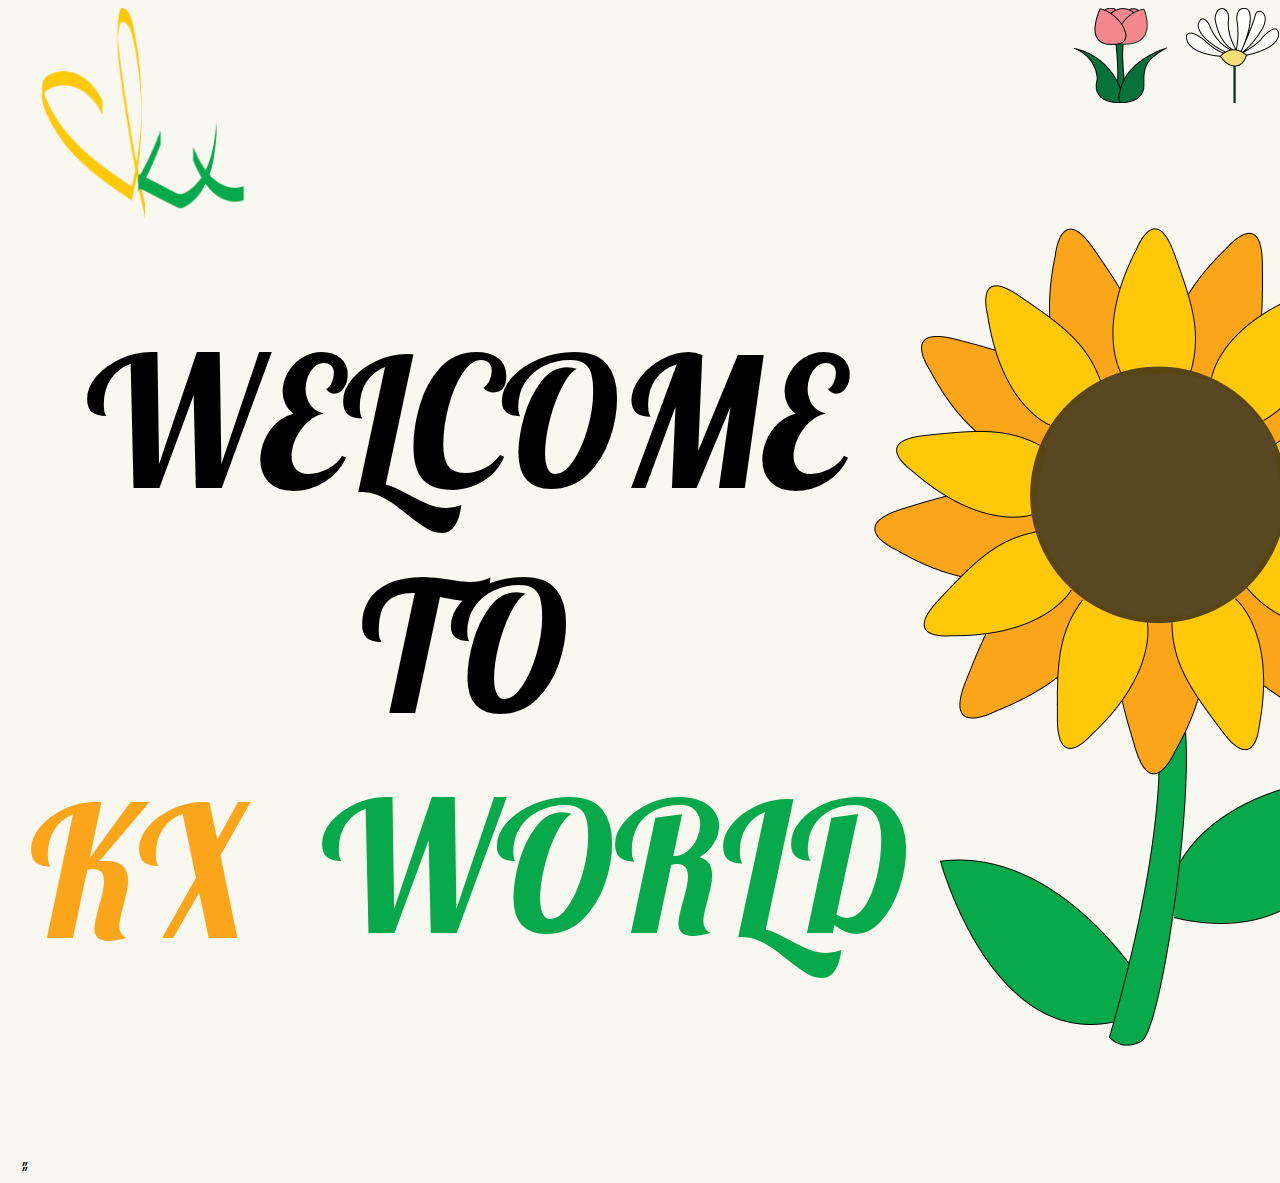
<file: Index.html>
<!DOCTYPE html>
<html>

<head>
    <title>Kx World</title>
    <link rel="stylesheet" href="styles.css">
    <link rel="preconnect" href="https://fonts.googleapis.com">
    <link rel="preconnect" href="https://fonts.gstatic.com" crossorigin>
    <link href="https://fonts.googleapis.com/css2?family=Lobster&display=swap" rel="stylesheet">
</head>

<body>

    <!-- CONTENT 1 START -->
    <div class="box01" id="">
        <img src="Assets/Logo.png" alt=home style="margin-left: 20px;" class="i1">
        <!-- CONTENT 1.1 START -->
        <div class="box02" id="">
            <a href="About.html"><img src="Assets/about button.png" alt="about" class="i2"></a>
        </div>
        <!-- CONTENT 1.1 END -->
        <!-- CONTENT 1.2 START -->
        <div class="box03" id="">
            <a href="Artwork.html"><img src="Assets/artwork button.png" alt="artwork" class="i2"></a>
        </div>
        <!-- CONTENT 1.2 END -->
        <!-- CONTENT 1.3 START -->
        <div class="box03" id="">
            <a href="Contact.html"><img src="Assets/contact button.png" alt="contact" class="i2"></a>
        </div>
        <!-- CONTENT 1.3 END -->

    </div>
    <!-- CONTENT 1 END -->

    <!-- CONTENT 2 START -->
    <div class="box04" id="">
        <!-- CONTENT 2.1 LEFT START -->
        <div class="box05" id="">
            <p class="f1"> WELCOME<br>TO<br></p>
            <p class="f2">KX</p>"
            <p class="f3">WORLD</p>"
        </div>
        <!-- CONTENT 2.1 LEFT END -->

        <!-- CONTENT 2.2 LEFT START -->
        <div class="box06" id="">
            <img src="Assets/sunflower.png" alt="sunflower" class="i7">
        </div>
        <!-- CONTENT 2.2 LEFT END -->
        <!-- CONTENT 2 END -->




</body>

</html>
</file>
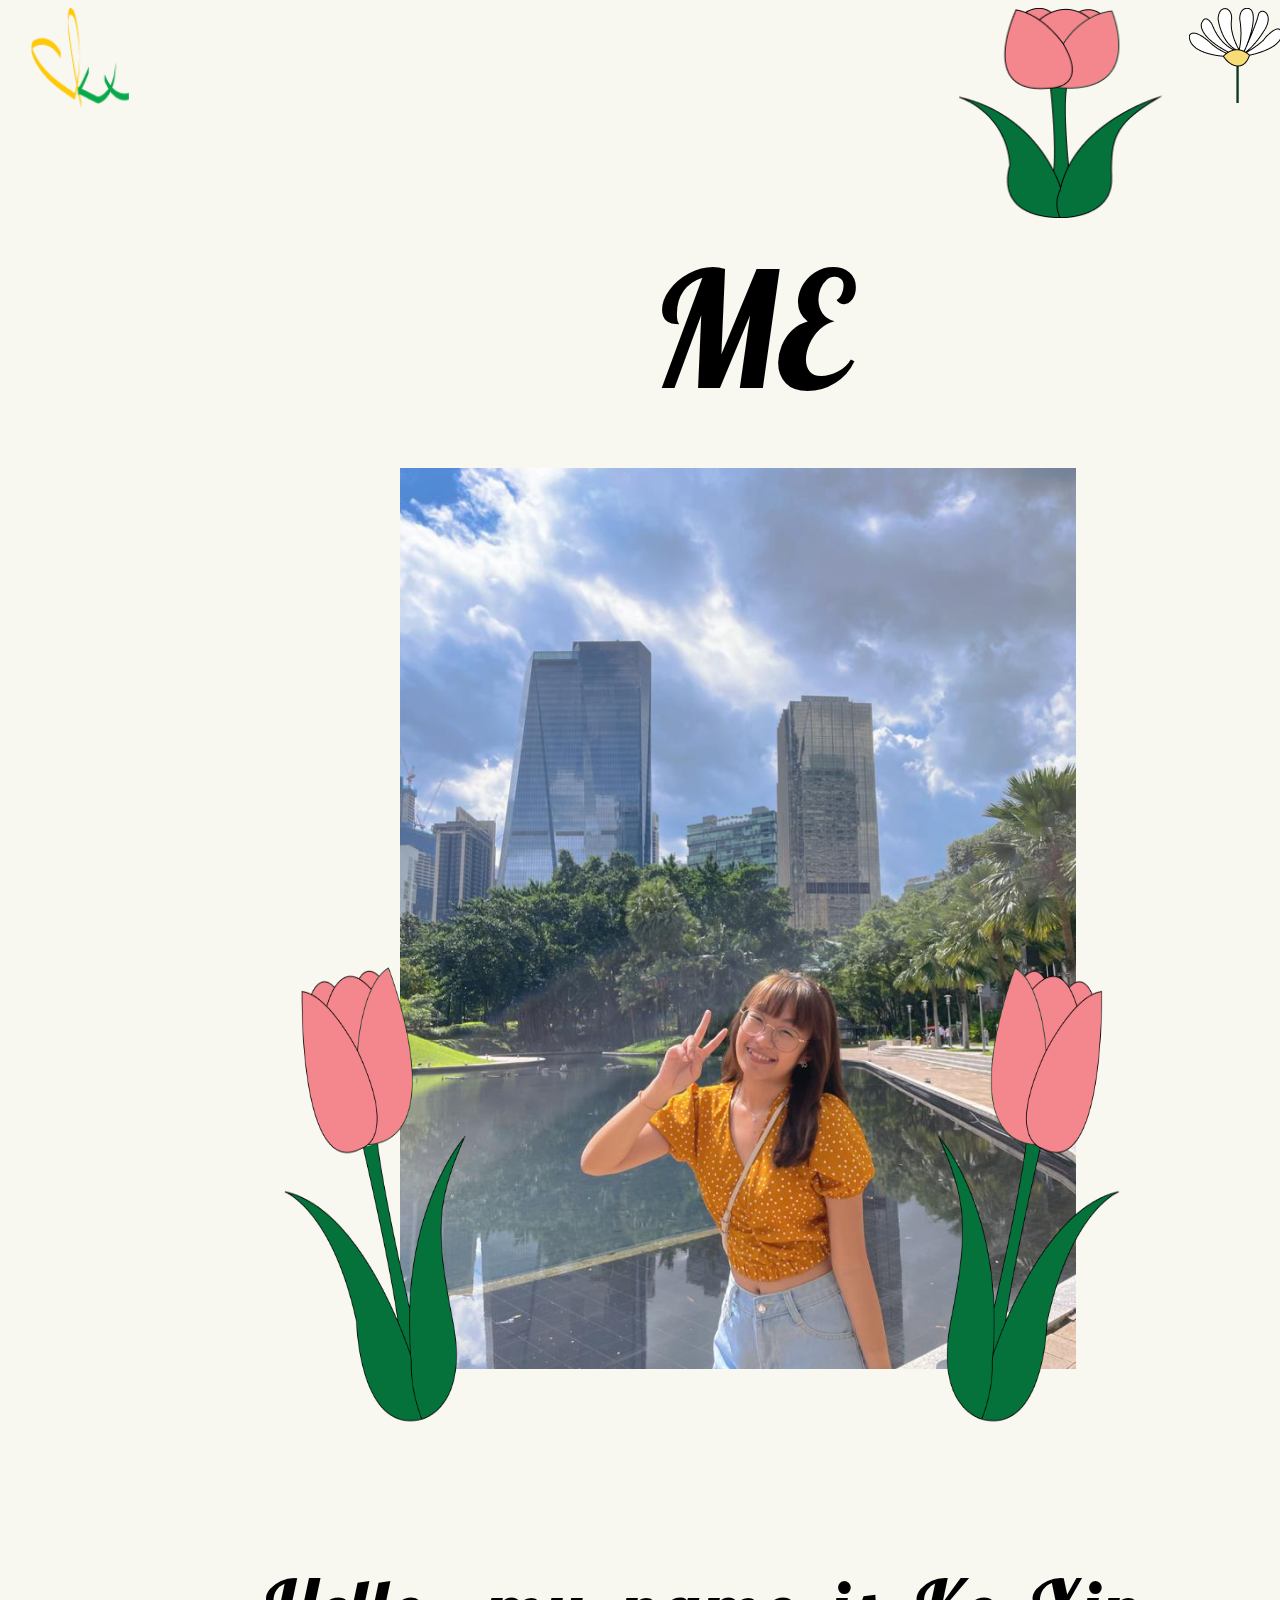
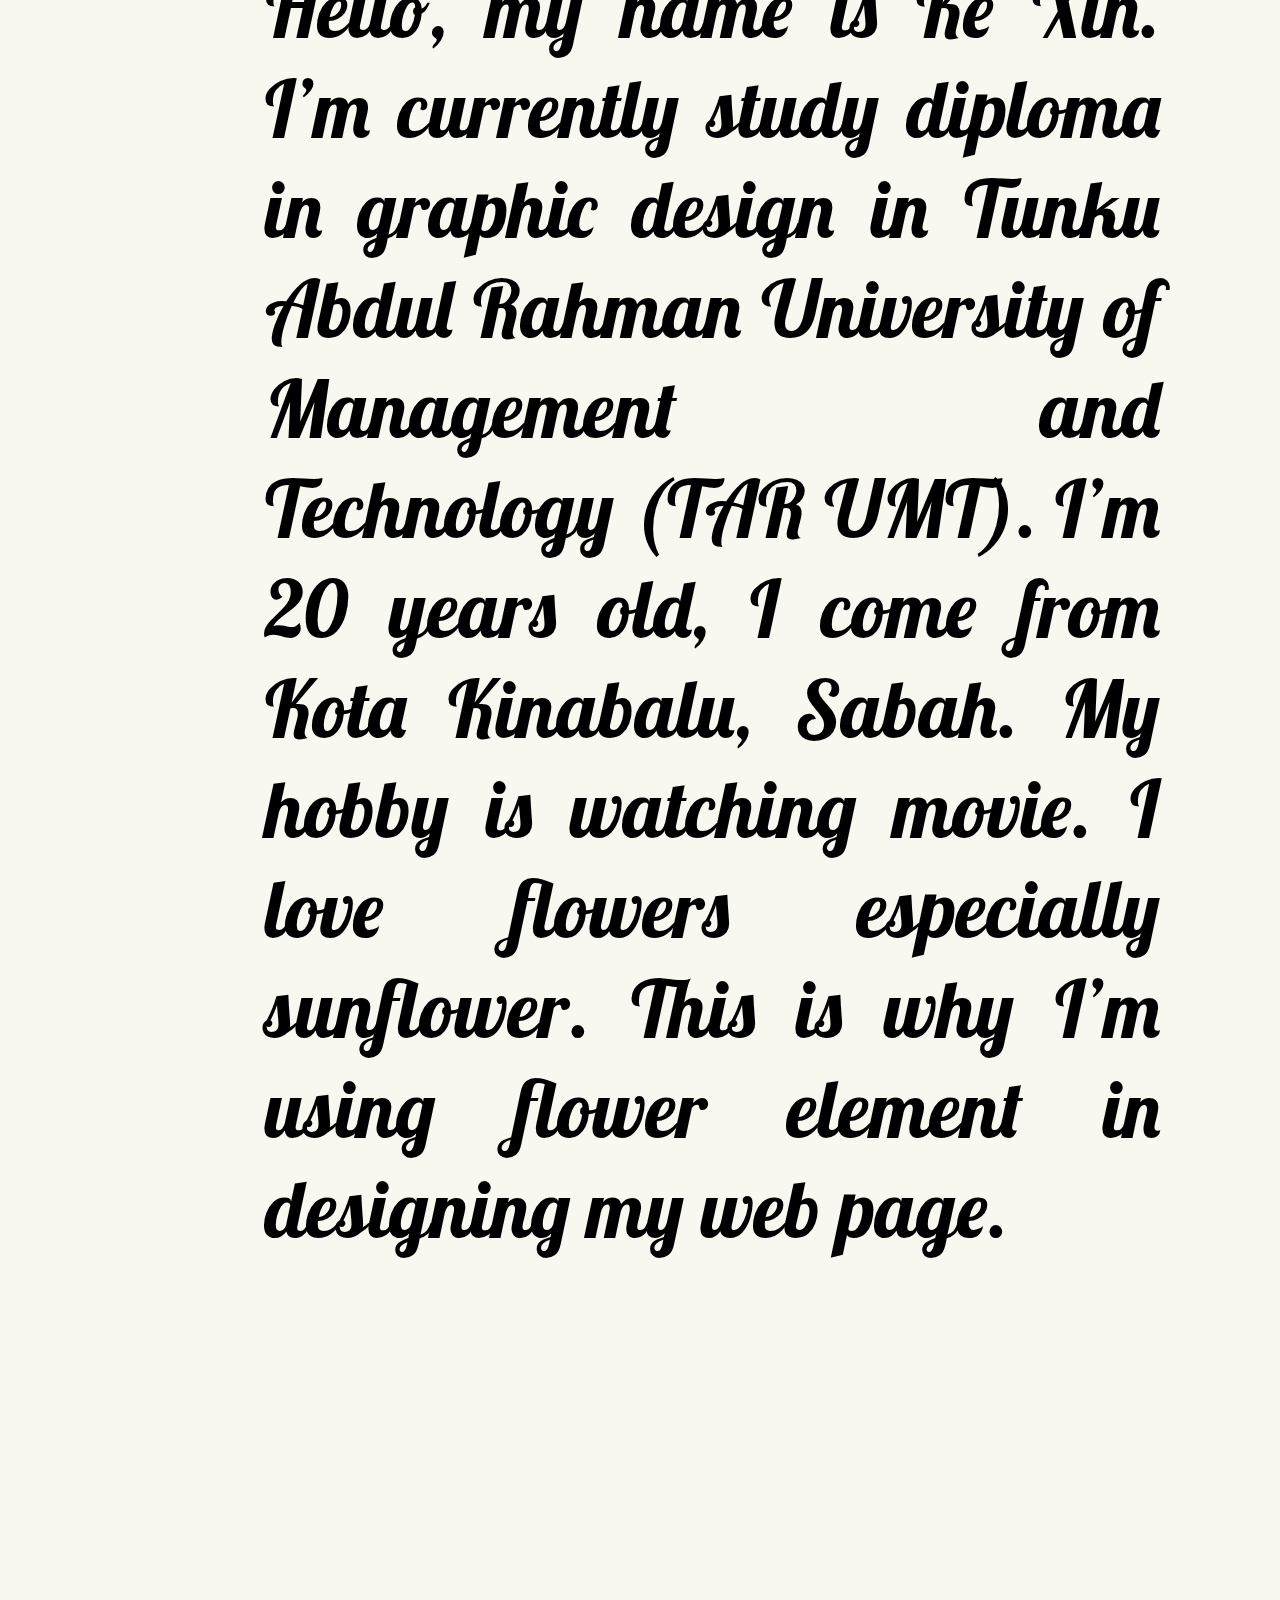
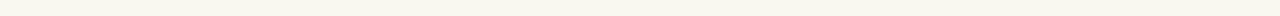
<file: About.html>
<!DOCTYPE html>
<html>

<head>
    <title>About me</title>
    <link rel="stylesheet" href="styles.css">
    <link rel="preconnect" href="https://fonts.googleapis.com">
    <link rel="preconnect" href="https://fonts.gstatic.com" crossorigin>
    <link href="https://fonts.googleapis.com/css2?family=Lobster&display=swap" rel="stylesheet">
</head>

<body>
    <!-- CONTENT 1 START -->
    <div class= "box01" id="">
        <a href="Index.html"><img src="Assets/home button.png" alt="home" class="i5"></a>
        <!-- CONTENT 1.1 START -->
        <div class= "box07" id="">
            <img src="Assets/about logo.png" alt="about" class="i1">
        </div>
        <!-- CONTENT 1.1 END -->
        <!-- CONTENT 1.2 START -->
        <div class= "box08" id="">
            <a href="Artwork.html"><img src="Assets/artwork button.png" alt="artwork" class="i2"></a>
        </div>
        <!-- CONTENT 1.2 END -->
        <!-- CONTENT 1.3 START -->
        <div class= "box03" id="">
            <a href="Contact.html"><img src="Assets/contact button.png" alt="contact" class="i2"></a>
        </div>
        <!-- CONTENT 1.3 END -->

    </div>
    <!-- CONTENT 1 END -->
    <!-- CONTENT 2 START -->
    <div class= "box09" id="">
        <!-- CONTENT 2.1 START -->
        <div class= "box10" id="">
            <p class="f4"> ME</p>
        </div>
        <!-- CONTENT 2.1 END -->
        <!-- CONTENT 2.2 START -->
        <div class= "box11" id="">
            <img src="Assets/my pic.png" alt="me" class="i3">
        </div>
        <!-- CONTENT 2.2 END -->
        <!-- CONTENT 2.3 START -->
        <div class= "box12" id="">
            <p class="f5"> Hello, my name is Ke Xin. I’m currently
                study diploma in graphic design in Tunku Abdul Rahman University of Management and Technology (TAR UMT).
                I’m 20 years old, I come from Kota Kinabalu, Sabah. My hobby is watching movie. I love flowers
                especially sunflower. This is why I’m using flower element in designing my web page. </p>
        </div>
        <!-- CONTENT 2.3 END -->

        <!-- CONTENT 2.4 START -->
        <div class= "box13" id="">
            <img src="Assets/left pink flower.png" alt="pink flower" class="i4">
        </div>
        <!-- CONTENT 2.4 END -->
        <!-- CONTENT 2.5 START -->
        <div class= "box14" id="">
            <img src="Assets/right pink flower.png" alt="pink flower" class="i4">
        </div>
        <!-- CONTENT 2.5 END -->
    </div>
    <!-- CONTENT 2 END -->


</body>

</html>
</file>
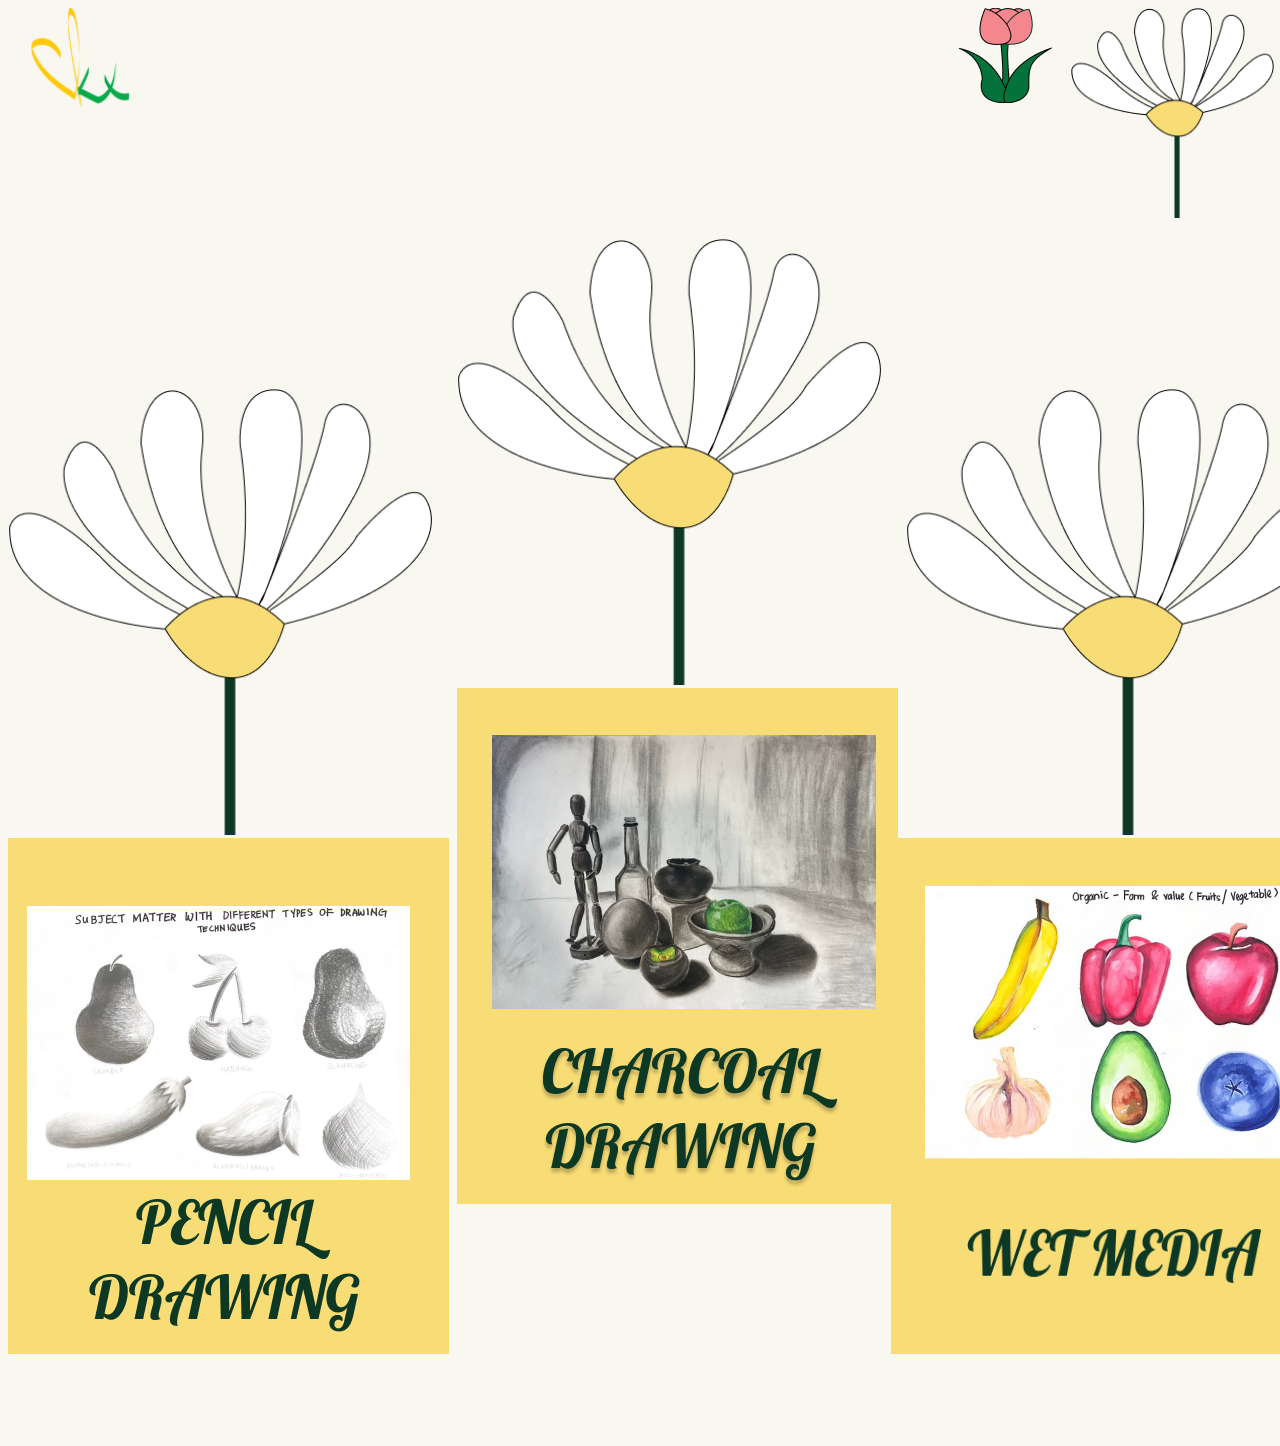
<file: Artwork.html>
<!DOCTYPE html>
<html>

<head>
    <title>Artwork</title>
    <link rel="stylesheet" href="styles.css">
    <link rel="preconnect" href="https://fonts.googleapis.com">
    <link rel="preconnect" href="https://fonts.gstatic.com" crossorigin>
    <link href="https://fonts.googleapis.com/css2?family=Lobster&display=swap" rel="stylesheet">
</head>

<body>
    <!-- CONTENT 1 START -->
    <div class="box01" id="">
        <a href="Index.html"><img src="Assets/home button.png" alt="home" class="i5"></a>
        <!-- CONTENT 1.1 START -->
        <div class="box02" id="">
            <a href="About.html"><img src="Assets/about button.png" alt="about" class="i2"></a>
        </div>
        <!-- CONTENT 1.1 END -->
        <!-- CONTENT 1.2 START -->
        <div class="box15" id="">
            <img src="Assets/artwork logo.png" alt="artwork" class="i1">
        </div>
        <!-- CONTENT 1.2 END -->
        <!-- CONTENT 1.3 START -->
        <div class="box08" id="">
            <a href="Contact.html"><img src="Assets/contact button.png" alt="contact" class="i2"></a>
        </div>
        <!-- CONTENT 1.3 END -->

    </div>
    <!-- CONTENT 1 END -->

    <!-- CONTENT 2 START -->
    <div class="box17" id="">
        <!-- CONTENT 2.1 START -->
        <div class="box18" id="">
            <!-- CONTENT 2.1.1 START -->
            <div class="box19" id="">
                <img src="Assets/white flower.png" alt="daisy" class="i2">
            </div>
            <!-- CONTENT 2.1.1 END -->
            <!-- CONTENT 2.1 END -->
        </div>
        <!-- CONTENT 2.2 START -->
        <div class="box20" id="">
            <!-- CONTENT 2.2.1 START -->
            <div class="box21" id="">
                <img src="Assets/white flower.png" alt="daisy" class="i2">
            </div>
            <!-- CONTENT 2.2.1 END -->
            <!-- CONTENT 2.2 END -->
        </div>
        <!-- CONTENT 2.3 START -->
        <div class="box20" id="">
            <!-- CONTENT 2.3.1 START -->
            <div class="box19" id="">
                <img src="Assets/white flower.png" alt="daisy" class="i2">
            </div>
            <!-- CONTENT 2.3.1  END -->
        </div>
        <!-- CONTENT 2.3 END -->
    </div>
    <!-- CONTENT 2 END -->

    <!-- CONTENT 3 START -->
    <div class="box27" id="">
        <!-- CONTENT 3.1 START -->
        <div class="box18" id="">
            <!-- CONTENT 3.1.1 START -->
            <div class="box28" id="">
                <img src="Assets/pencil drawing square.png" alt="" class="i2">
                <!-- CONTENT 3.1.2 START -->
                <div class="box29" id="">
                    <a href="Pencil Drawing.html"><img src="Assets/PENCIL DRAWING.png" alt="PENCIL DRAWING"
                            style="margin-left: -360px;" class="i2"></a>
                </div>
                <!-- CONTENT 3.1.2 END -->
            </div>
            <!-- CONTENT 3.1.1END -->
        </div>
        <!-- CONTENT 3.1 END -->
        <!-- CONTENT 3.2 START -->
        <div class="box20" id="">
            <!-- CONTENT 3.2.1 START -->
            <div style="margin-top:-150px;" class="box28" id="">
                <img src="Assets/charcoal square.png" alt="" class="i2">
                <div class="box29" id="">
                    <a href="Charcoal Drawing.html"><img src="Assets/CHARCOAL DRAWING.png" alt="CHARCOAL DRAWING"
                            style="margin-left: -360px;" class="i2"></a>
                </div>
                <!-- CONTENT 3.2.2 START -->
            </div>
            <!-- CONTENT 3.2.2 END -->

            <!-- CONTENT 3.2.1 END -->
        </div>
        <!-- CONTENT 3.2 END -->
        <!-- CONTENT 3.3 START -->
        <div class="box20" id="">
            <!-- CONTENT 3.3.1 START -->
            <div style="margin-left: -15px;" class="box28" id="">
                <img src="Assets/wet media square.png" alt="" class="i2">
                <!-- CONTENT 3.3.2 START -->
                <div class="box29" id="">
                    <a href="Wet Media.html"><img src="Assets/WET MEDIA.png" alt="WET MEDIA" class="i8">
                </div>
                <!-- CONTENT 3.3.2 END -->
            </div>
            <!-- CONTENT 3.3.1  END -->
        </div>
        <!-- CONTENT 3.3 END -->
    </div>
    <!-- CONTENT 3 END -->




</body>

</html>
</file>
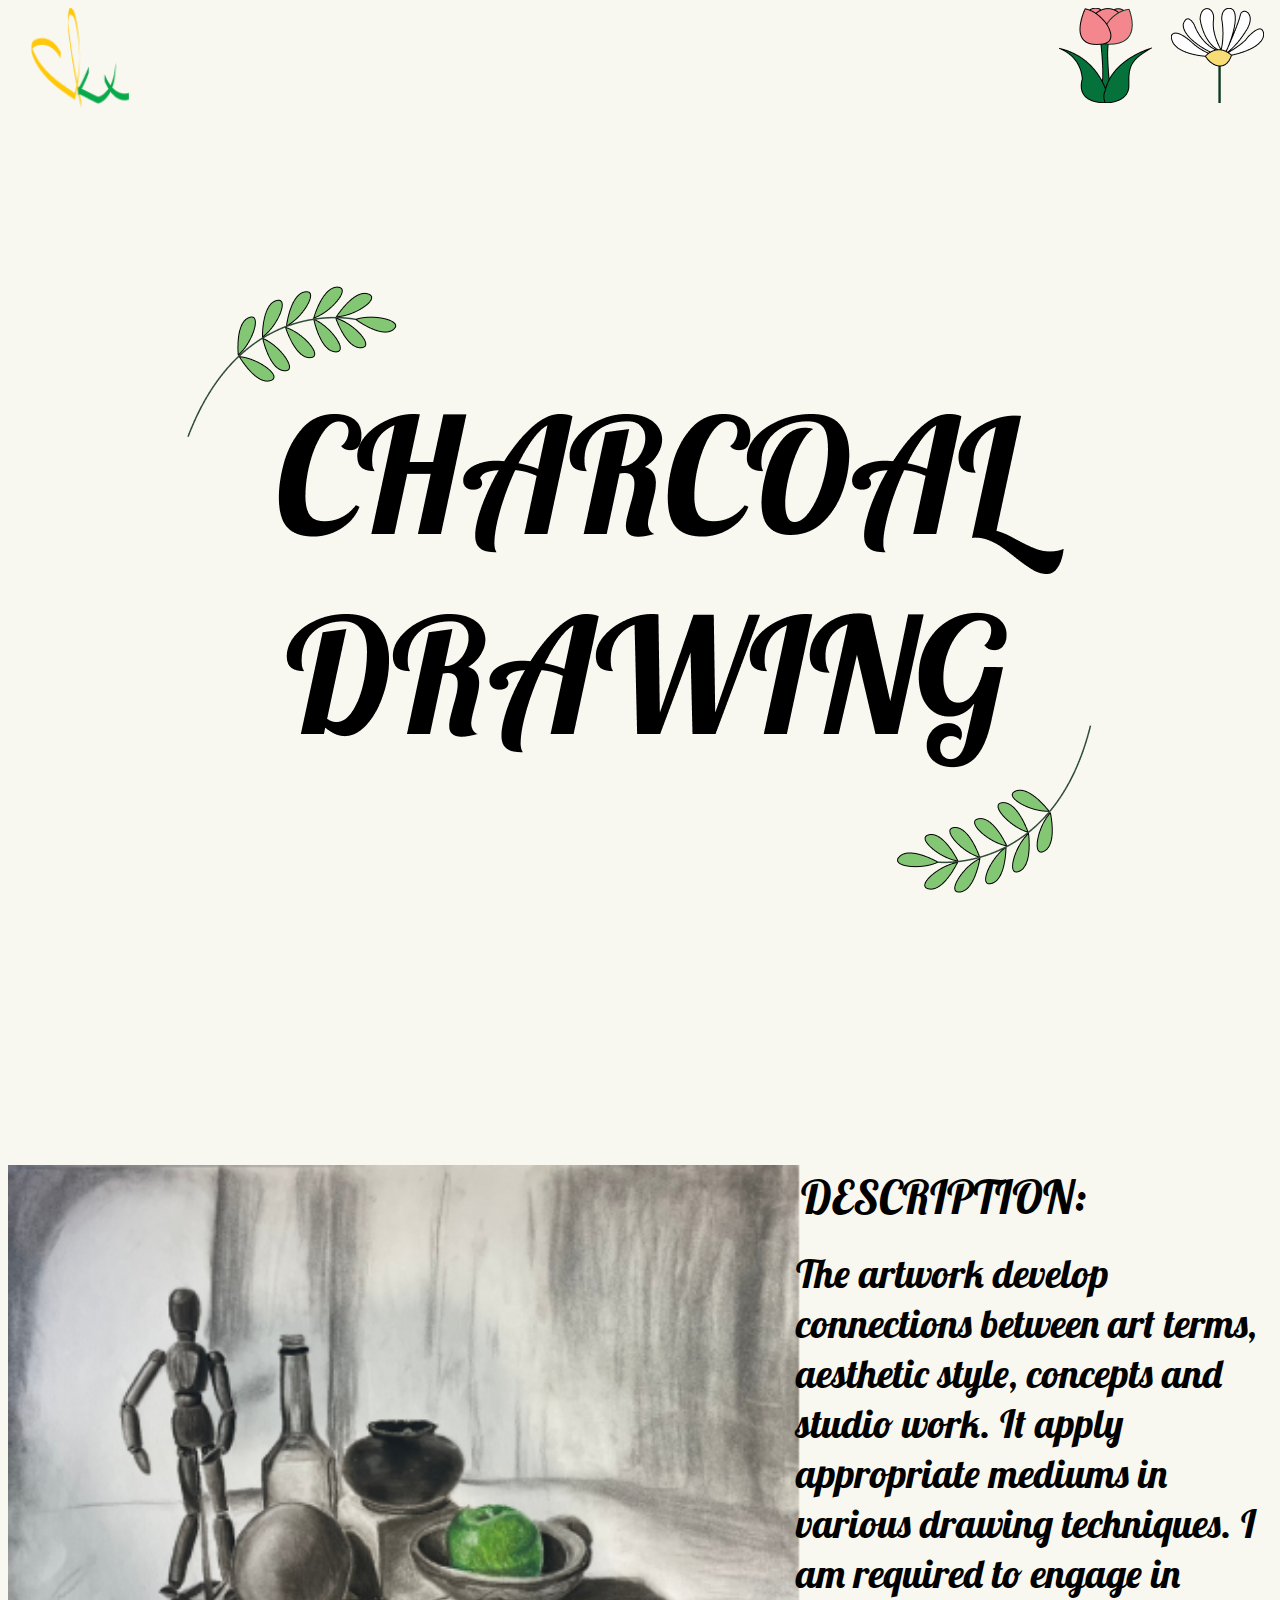
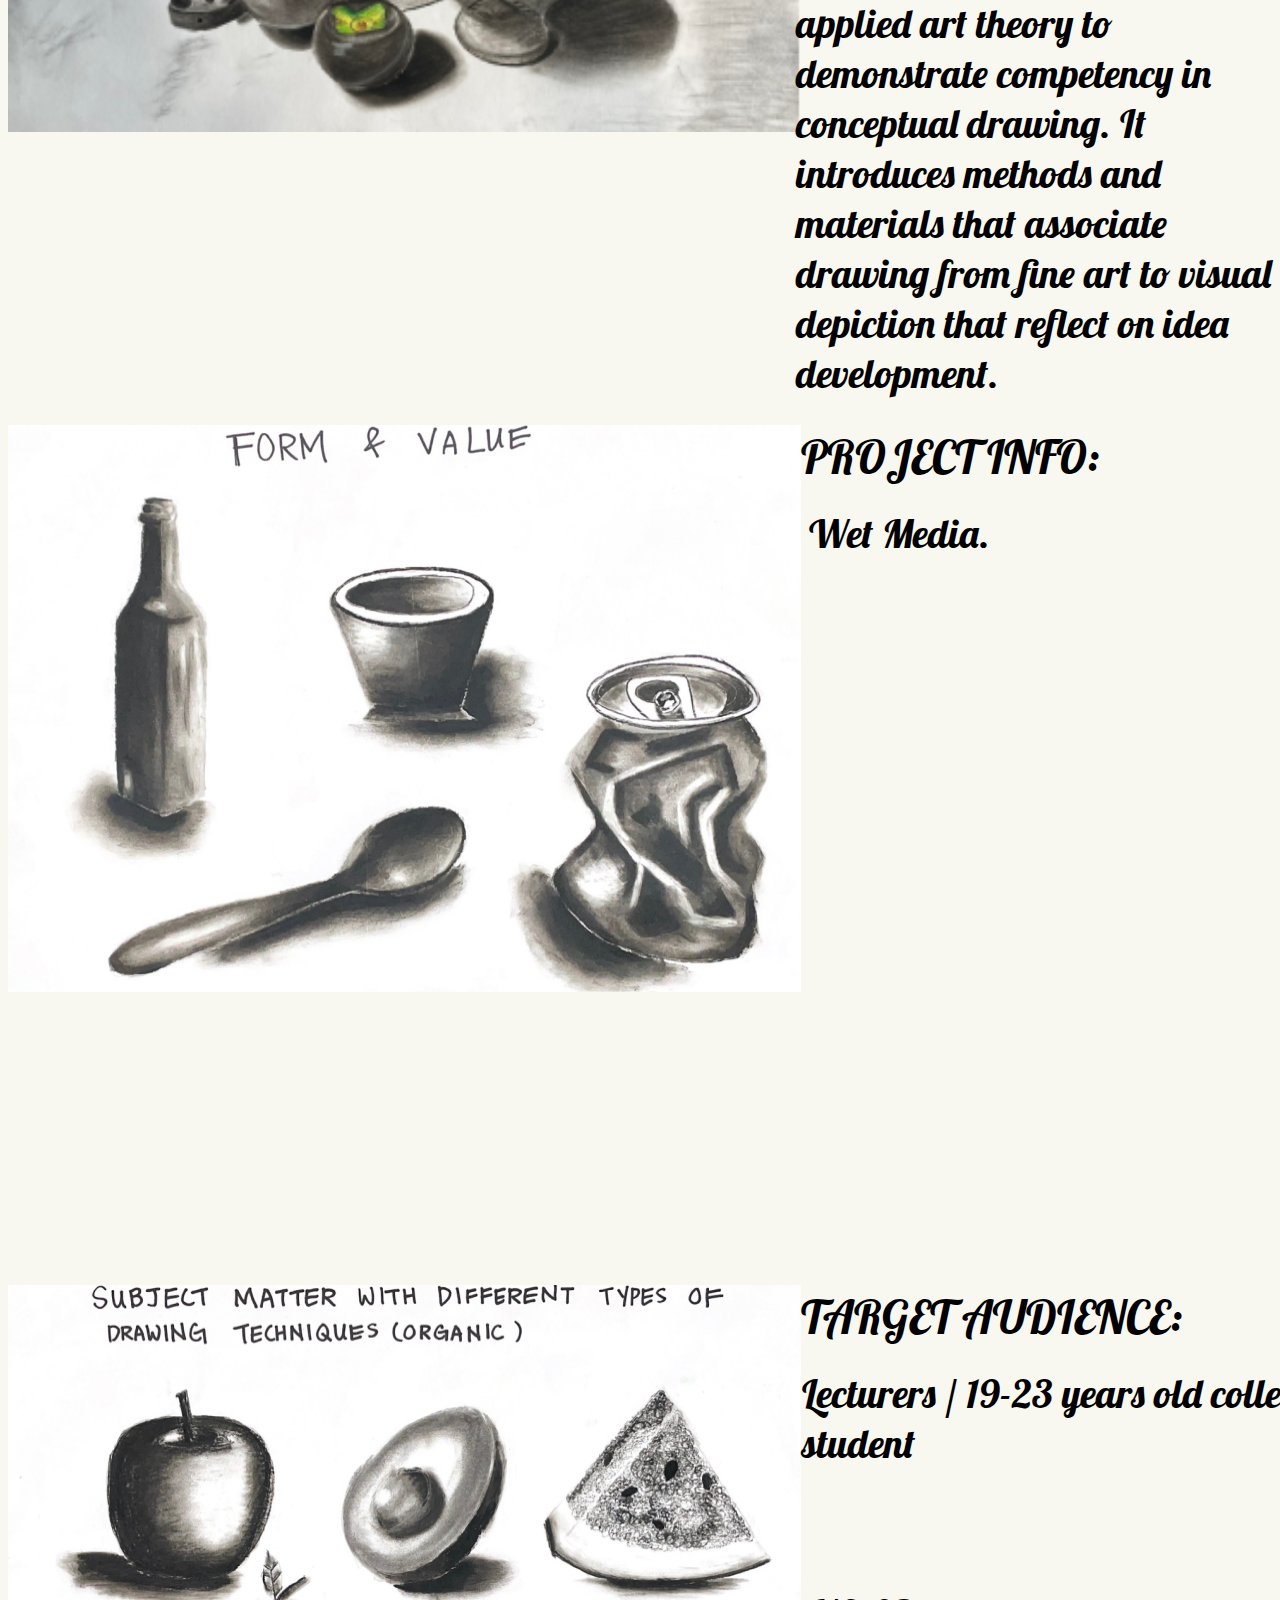
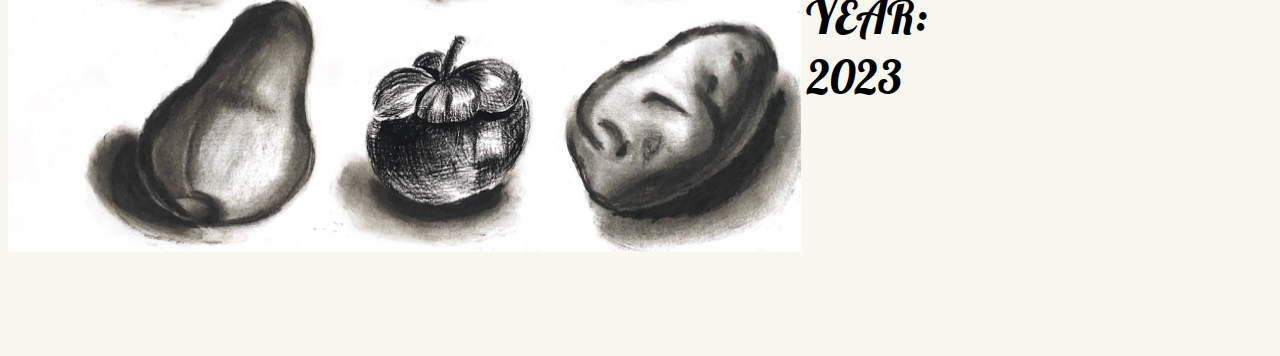
<file: Charcoal Drawing.html>
<!DOCTYPE html>
<html>

<head>
    <title>Charcoal Drawing</title>
    <link rel="stylesheet" href="styles.css">
    <link rel="preconnect" href="https://fonts.googleapis.com">
    <link rel="preconnect" href="https://fonts.gstatic.com" crossorigin>
    <link href="https://fonts.googleapis.com/css2?family=Lobster&display=swap" rel="stylesheet">
</head>

<body>
    <!-- CONTENT 1 START -->
    <div class="box01" id="">
        <a href="Index.html"><img src="Assets/home button.png" alt="home" class="i5"></a>
        <!-- CONTENT 1.1 START -->
        <div class="box16" id="">
            <a href="About.html"><img src="Assets/about button.png" alt="about" class="i2"></a>
        </div>
        <!-- CONTENT 1.1 END -->
        <!-- CONTENT 1.2 START -->
        <div class="box03" id="">
            <a href="Artwork.html"><img src="Assets/artwork button.png" alt="artwork" class="i2"></a>
        </div>
        <!-- CONTENT 1.2 END -->
        <!-- CONTENT 1.3 START -->
        <div class="box03" id="">
            <a href="Contact.html"><img src="Assets/contact button.png" alt="contact" class="i2"></a>
        </div>
        <!-- CONTENT 1.3 END -->

    </div>
    <!-- CONTENT 1 END -->


    <!-- CONTENT 2 START -->
    <div class="box22" id="">
        <img src="Assets/Charcoal leaf.png" alt="charcoal drawing title" style="width:auto;height:auto; margin:auto;">
    </div>
    <!-- CONTENT 2 END -->

    <!-- CONTENT 3 START -->
    <div class="box22" id="">
        <!-- CONTENT 3.1 START -->
        <div class="box24" id="">
            <img src="Assets/charcoal cover.png" alt="charcoal drawing" class="i6">
        </div>
        <!-- CONTENT 3.1 END -->
        <!-- CONTENT 3.2 START -->
        <div class="box25" id="">
            <p class="f7">DESCRIPTION:</p>
            <p class="f8">The artwork develop connections between art terms, aesthetic style, concepts and studio work.
                It apply appropriate mediums in various drawing techniques. I am required to engage in applied art theory to demonstrate
                competency in conceptual drawing. It introduces methods and materials that associate drawing from
                fine art to visual depiction that reflect on idea development.</p>
        </div>
        <!-- CONTENT 3.2 END -->
    </div>
    <!-- CONTENT 3 END -->

    <!-- CONTENT 4 START -->
    <div class="box22" id="">
        <!-- CONTENT 4.1 START -->
        <div class="box24" id="">
            <img src="Assets/charcoal 2.png" alt="charcoal drawing" class="i6">
        </div>
        <!-- CONTENT 4.1 END -->
        <!-- CONTENT 4.2 START -->
        <div class="box25" id="">
            <p class="f7">PROJECT INFO:</p>
            <p class="f8">Wet Media.</p>
        </div>
        <!-- CONTENT 4.2 END -->
    </div>
    <!-- CONTENT 4 END -->

    <!-- CONTENT 5 START -->
    <div class="box22" id="">
        <!-- CONTENT 5.1 START -->
        <div class="box24" id="">
            <img src="Assets/charcoal 3.png" alt="charcoal drawing" class="i6">
        </div>
        <!-- CONTENT 5.1 END -->
        <!-- CONTENT 5.2 START -->
        <div class="box25" id="">
            <p class="f7">TARGET AUDIENCE:</p>
            <p class="f9">Lecturers / 19-23 years old college<br>student</p>
            <p class="f10">YEAR:</p>
            <p class="f11">2023</p>

        </div>
        <!-- CONTENT 5.2 END -->
    </div>
    <!-- CONTENT 5 END -->





</body>

</html>
</file>
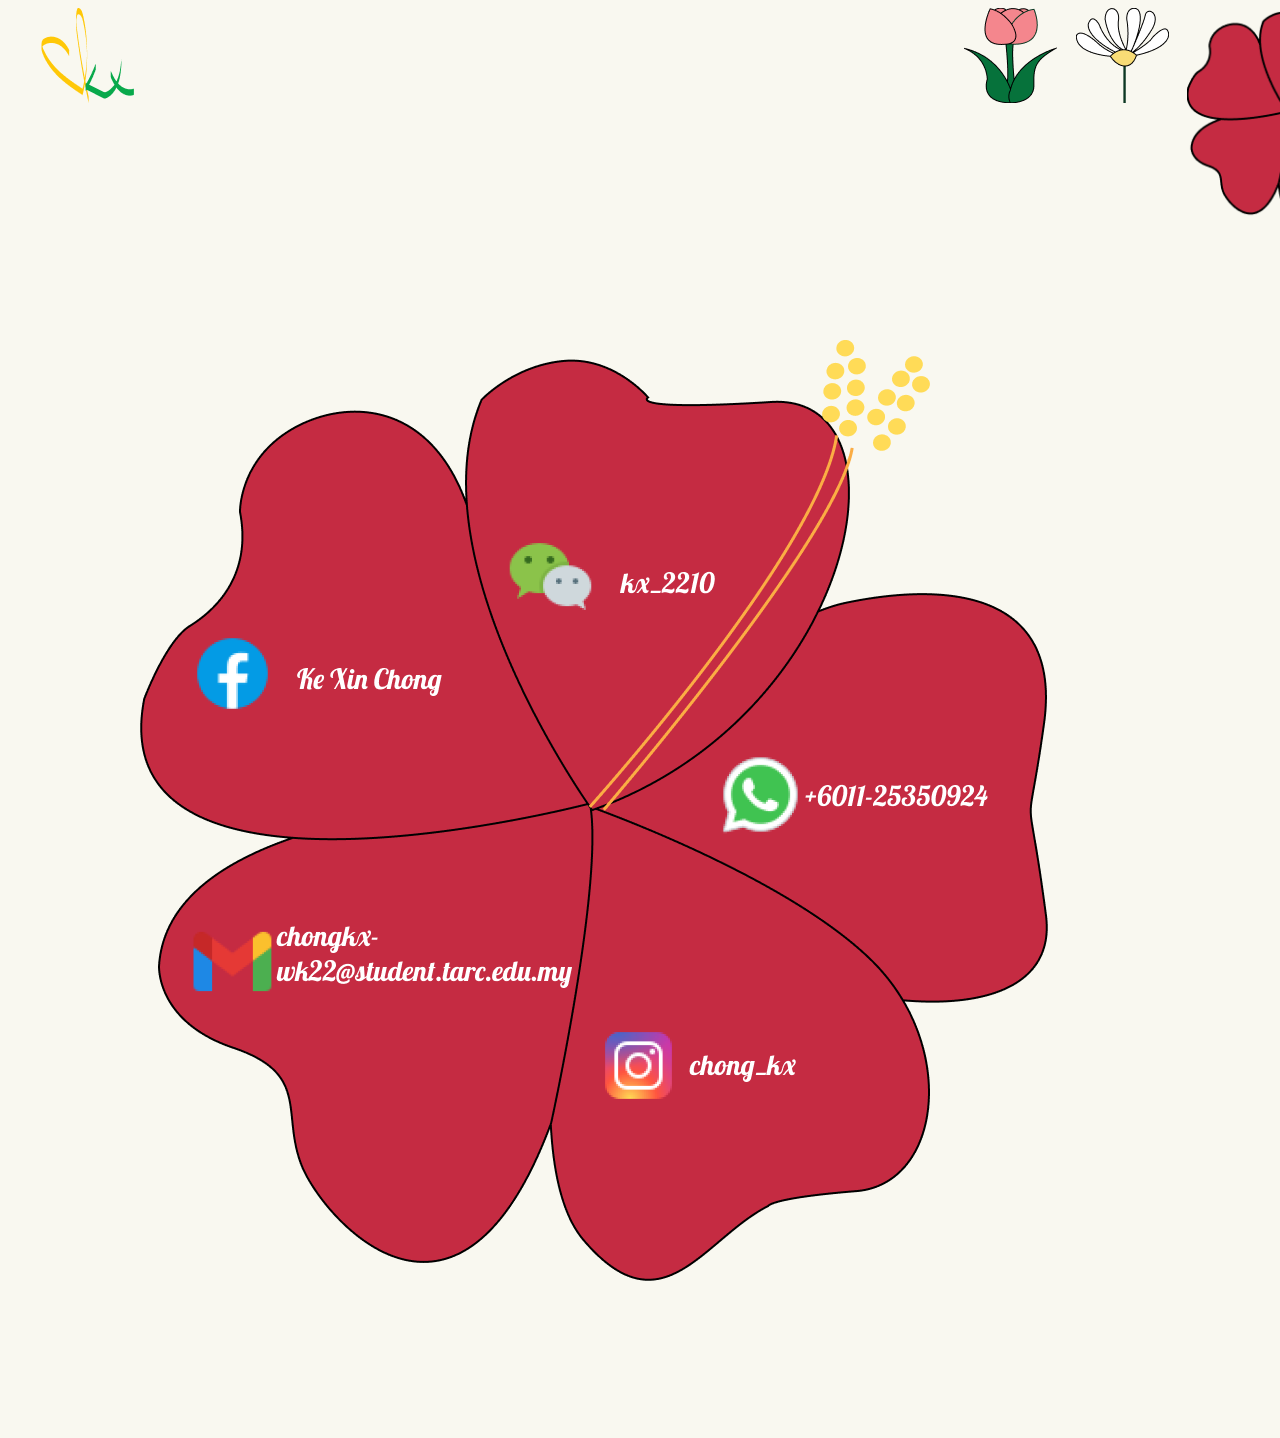
<file: Contact.html>
<!DOCTYPE html>
<html>

    <head>
        <title>Contact</title>
        <link rel="stylesheet" href="styles.css">
        <link rel="preconnect" href="https://fonts.googleapis.com">
        <link rel="preconnect" href="https://fonts.gstatic.com" crossorigin>
        <link href="https://fonts.googleapis.com/css2?family=Lobster&display=swap" rel="stylesheet">
    </head>
    
    <body>
    
        <!-- CONTENT 1 START -->
        <div class="box01" id="">
            <a href="Index.html"><img src="Assets/home button.png" alt="home" style="margin-left: 20px;" class="i2"></a>
            <!-- CONTENT 1.1 START -->
            <div class="box02" id="">
                <a href="About.html"><img src="Assets/about button.png" alt="about" class="i2"></a>
            </div>
            <!-- CONTENT 1.1 END -->
            <!-- CONTENT 1.2 START -->
            <div class="box03" id="">
                <a href="Artwork.html"><img src="Assets/artwork button.png" alt="artwork" class="i2"></a>
            </div>
            <!-- CONTENT 1.2 END -->
            <!-- CONTENT 1.3 START -->
            <div class="box03" id="">
                <img src="Assets/contact logo.png" alt="contact" class="i1">
            </div>
            <!-- CONTENT 1.3 END -->
    
        </div>
        <!-- CONTENT 1 END -->

        <!-- CONTENT 2 START -->
    <div class="box04" id="">
        <!-- CONTENT 2.1 START -->
        <div class="box26" id="">
            <img src="Assets/contact.png" alt="hibiscus" class="i2">
        </div>
        <!-- CONTENT 2.1 END -->
    </div>
        <!-- CONTENT 2 END -->


</html>
</file>
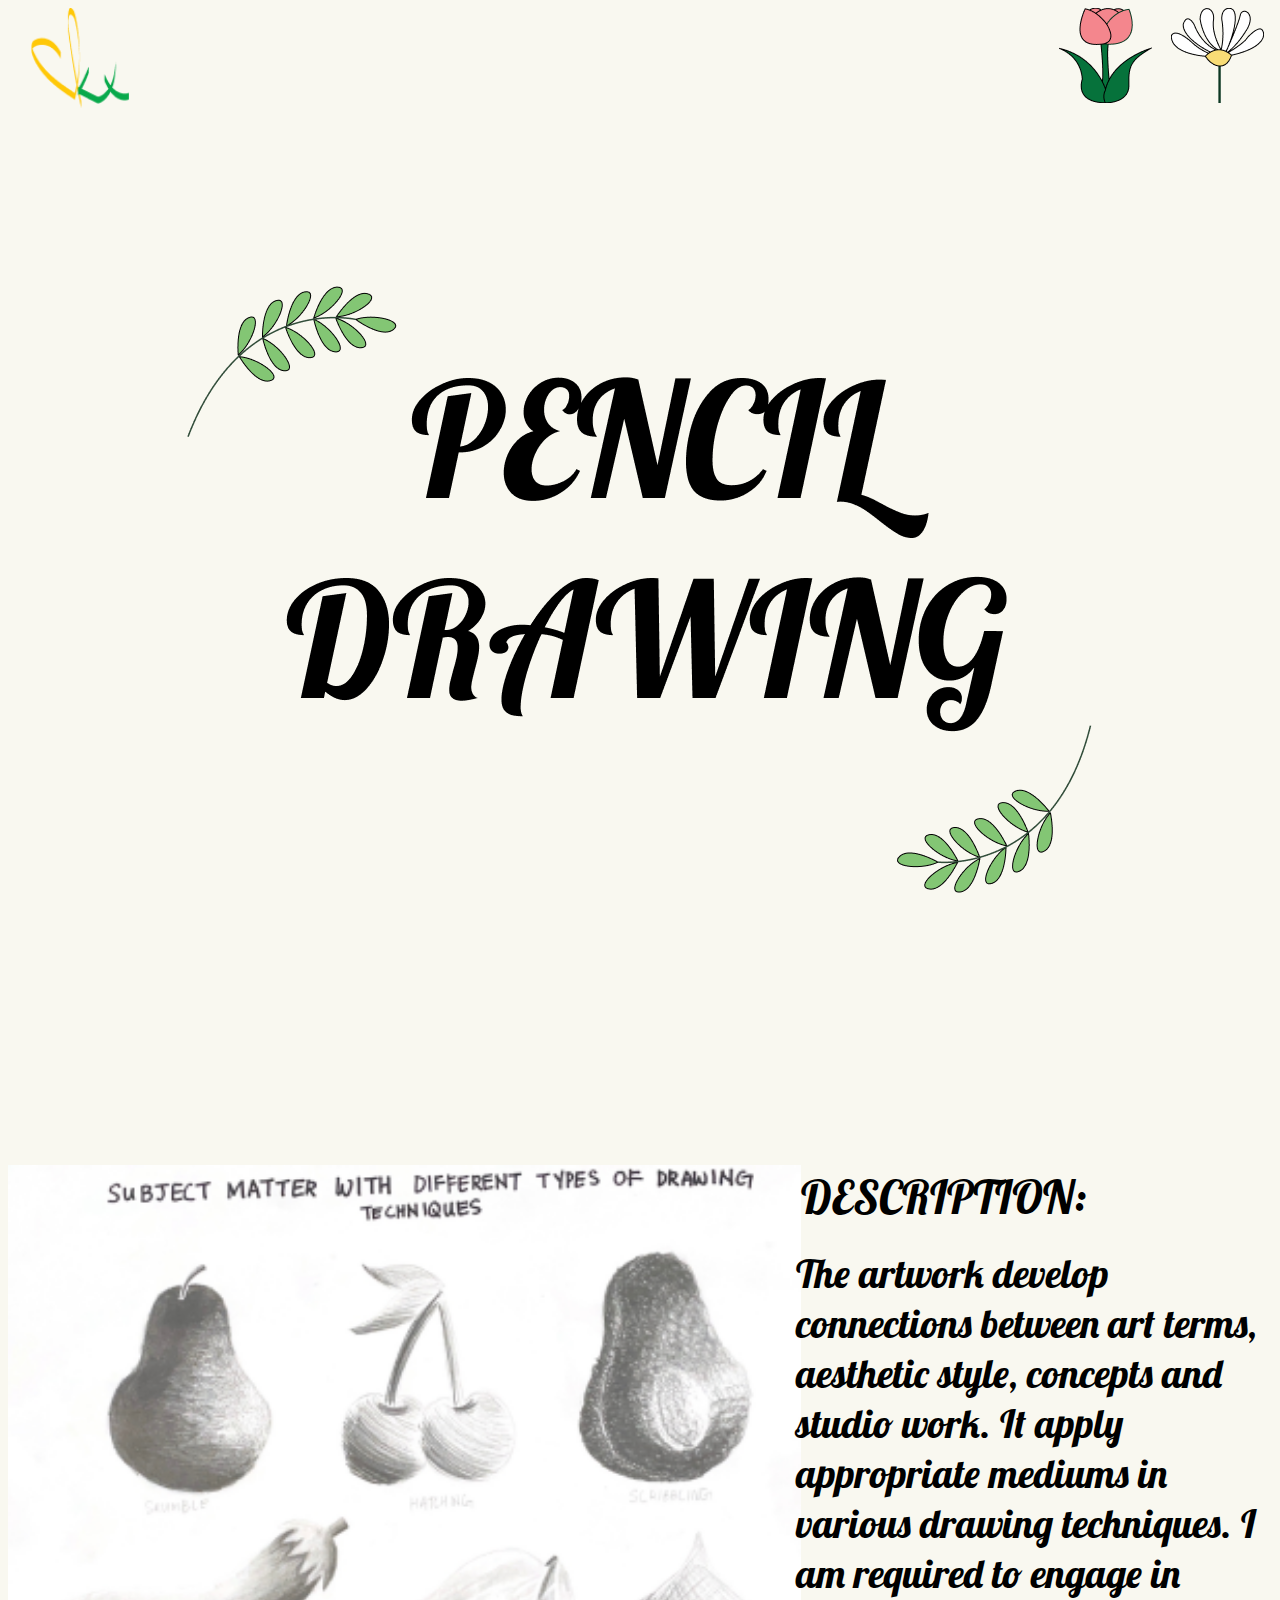
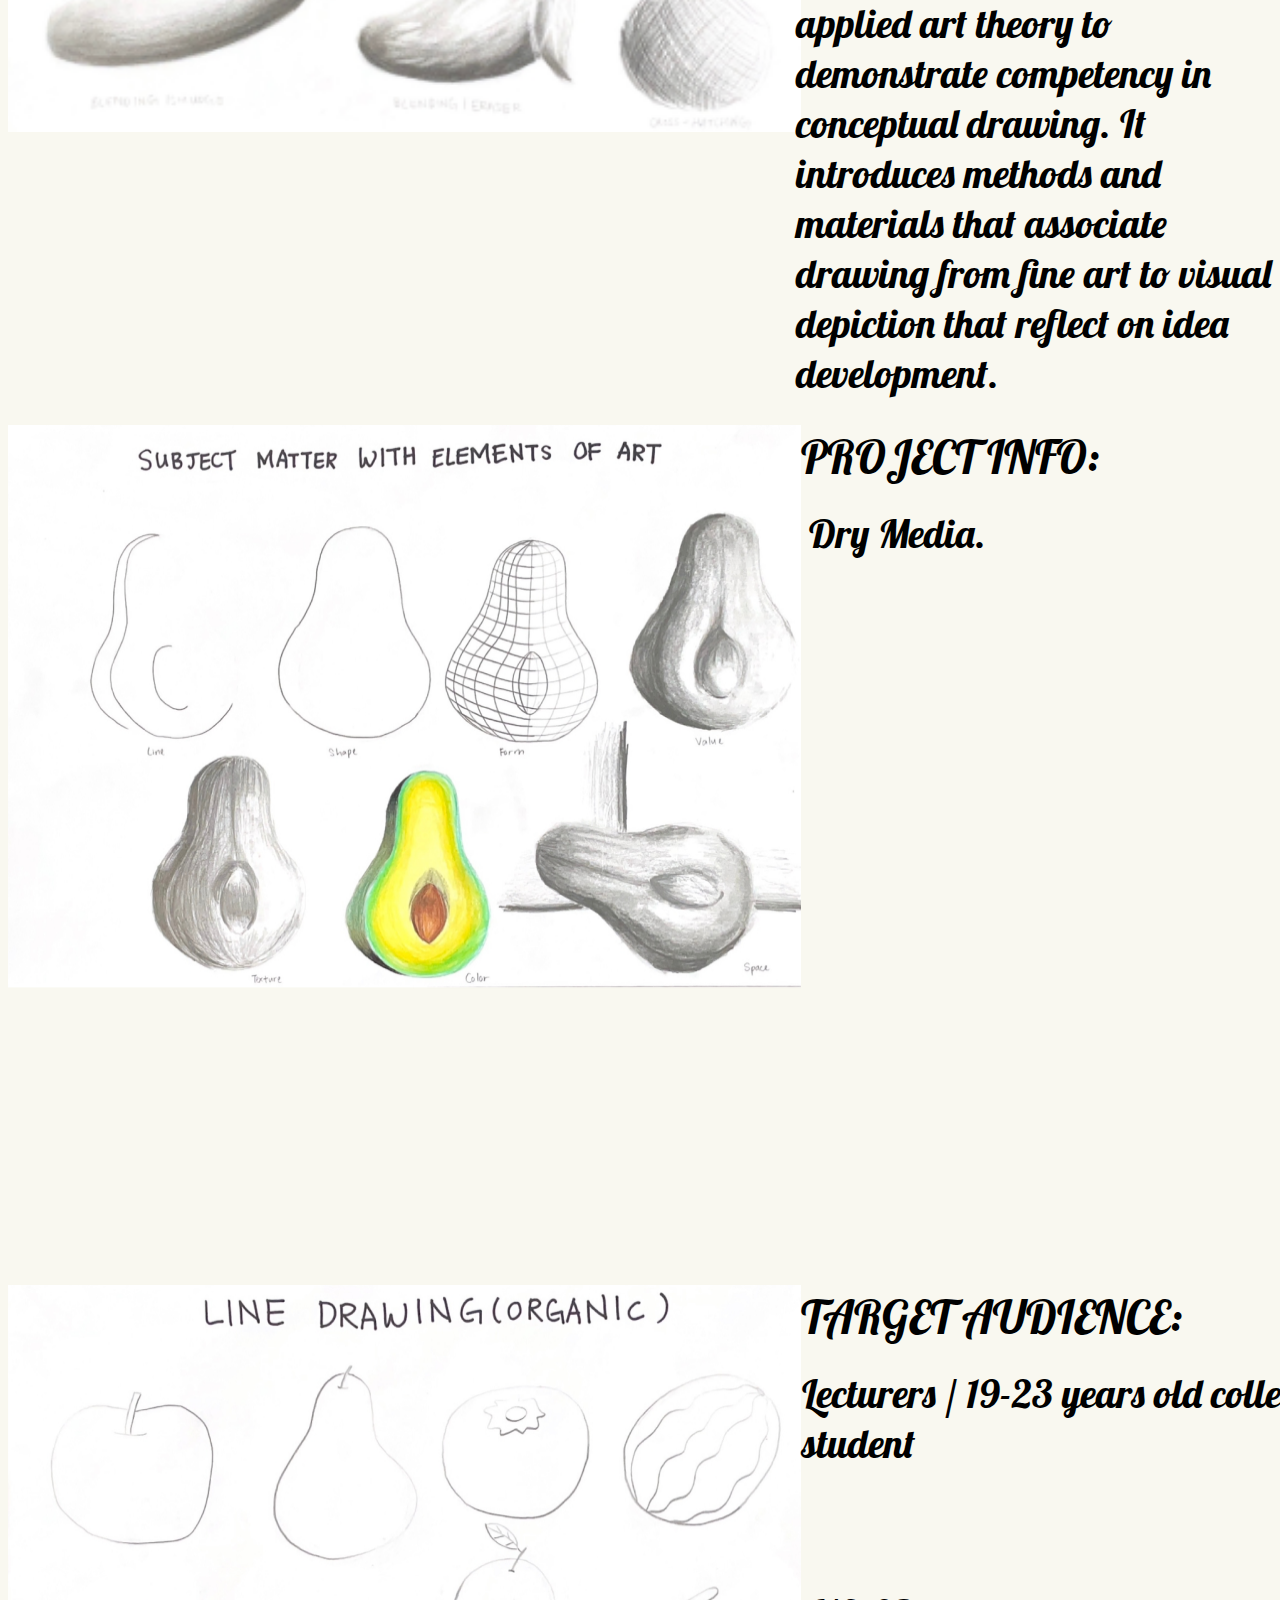
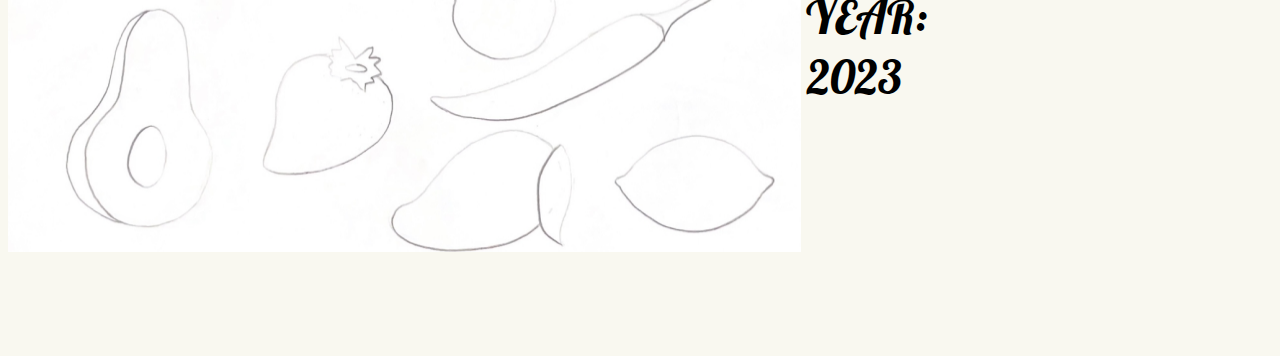
<file: Pencil Drawing.html>
<!DOCTYPE html>
<html>

<head>
    <title>Pencil Drawing</title>
    <link rel="stylesheet" href="styles.css">
    <link rel="preconnect" href="https://fonts.googleapis.com">
    <link rel="preconnect" href="https://fonts.gstatic.com" crossorigin>
    <link href="https://fonts.googleapis.com/css2?family=Lobster&display=swap" rel="stylesheet">
</head>

<body>
    <!-- CONTENT 1 START -->
    <div class="box01" id="">
        <a href="Index.html"><img src="Assets/home button.png" alt="home" class="i5"></a>
        <!-- CONTENT 1.1 START -->
        <div class="box16" id="">
            <a href="About.html"><img src="Assets/about button.png" alt="about" class="i2"></a>
        </div>
        <!-- CONTENT 1.1 END -->
        <!-- CONTENT 1.2 START -->
        <div class="box03" id="">
            <a href="Artwork.html"><img src="Assets/artwork button.png" alt="artwork" class="i2"></a>
        </div>
        <!-- CONTENT 1.2 END -->
        <!-- CONTENT 1.3 START -->
        <div class="box03" id="">
            <a href="Contact.html"><img src="Assets/contact button.png" alt="contact" class="i2"></a>
        </div>
        <!-- CONTENT 1.3 END -->

    </div>
    <!-- CONTENT 1 END -->

    <!-- CONTENT 2 START -->
    <div class="box22" id="">
        <img src="Assets/Pencil leaf.png" alt="pencil drawing title" style="width:auto;height:auto; margin:auto;">
    </div>
    <!-- CONTENT 2 END -->

    <!-- CONTENT 3 START -->
    <div class="box22" id="">
        <!-- CONTENT 3.1 START -->
        <div class="box24" id="">
            <img src="Assets/pencil cover.png" alt="pencil drawing" class="i6">
        </div>
        <!-- CONTENT 3.1 END -->
        <!-- CONTENT 3.2 START -->
        <div class="box25" id="">
            <p class="f7">DESCRIPTION:</p>
            <p class="f8">The artwork develop connections between art terms, aesthetic style, concepts and studio work.
                It apply appropriate mediums in various drawing techniques. I am required to engage in applied art
                theory to demonstrate
                competency in conceptual drawing. It introduces methods and materials that associate drawing from
                fine art to visual depiction that reflect on idea development.</p>
        </div>
        <!-- CONTENT 3.2 END -->
    </div>
    <!-- CONTENT 3 END -->

    <!-- CONTENT 4 START -->
    <div class="box22" id="">
        <!-- CONTENT 4.1 START -->
        <div class="box24" id="">
            <img src="Assets/pencil 2.png" alt="pencil drawing" class="i6">
        </div>
        <!-- CONTENT 4.1 END -->
        <!-- CONTENT 4.2 START -->
        <div class="box25" id="">
            <p class="f7">PROJECT INFO:</p>
            <p class="f8">Dry Media.</p>
        </div>
        <!-- CONTENT 4.2 END -->
    </div>
    <!-- CONTENT 4 END -->

    <!-- CONTENT 5 START -->
    <div class="box22" id="">
        <!-- CONTENT 5.1 START -->
        <div class="box24" id="">
            <img src="Assets/pencil 3.png" alt="pencil drawing" class="i6">
        </div>
        <!-- CONTENT 5.1 END -->
        <!-- CONTENT 5.2 START -->
        <div class="box25" id="">
            <p class="f7">TARGET AUDIENCE:</p>
            <p class="f9">Lecturers / 19-23 years old college<br>student</p>
            <p class="f10">YEAR:</p>
            <p class="f11">2023</p>

        </div>
        <!-- CONTENT 5.2 END -->
    </div>
    <!-- CONTENT 5 END -->





</body>

</html>
</file>
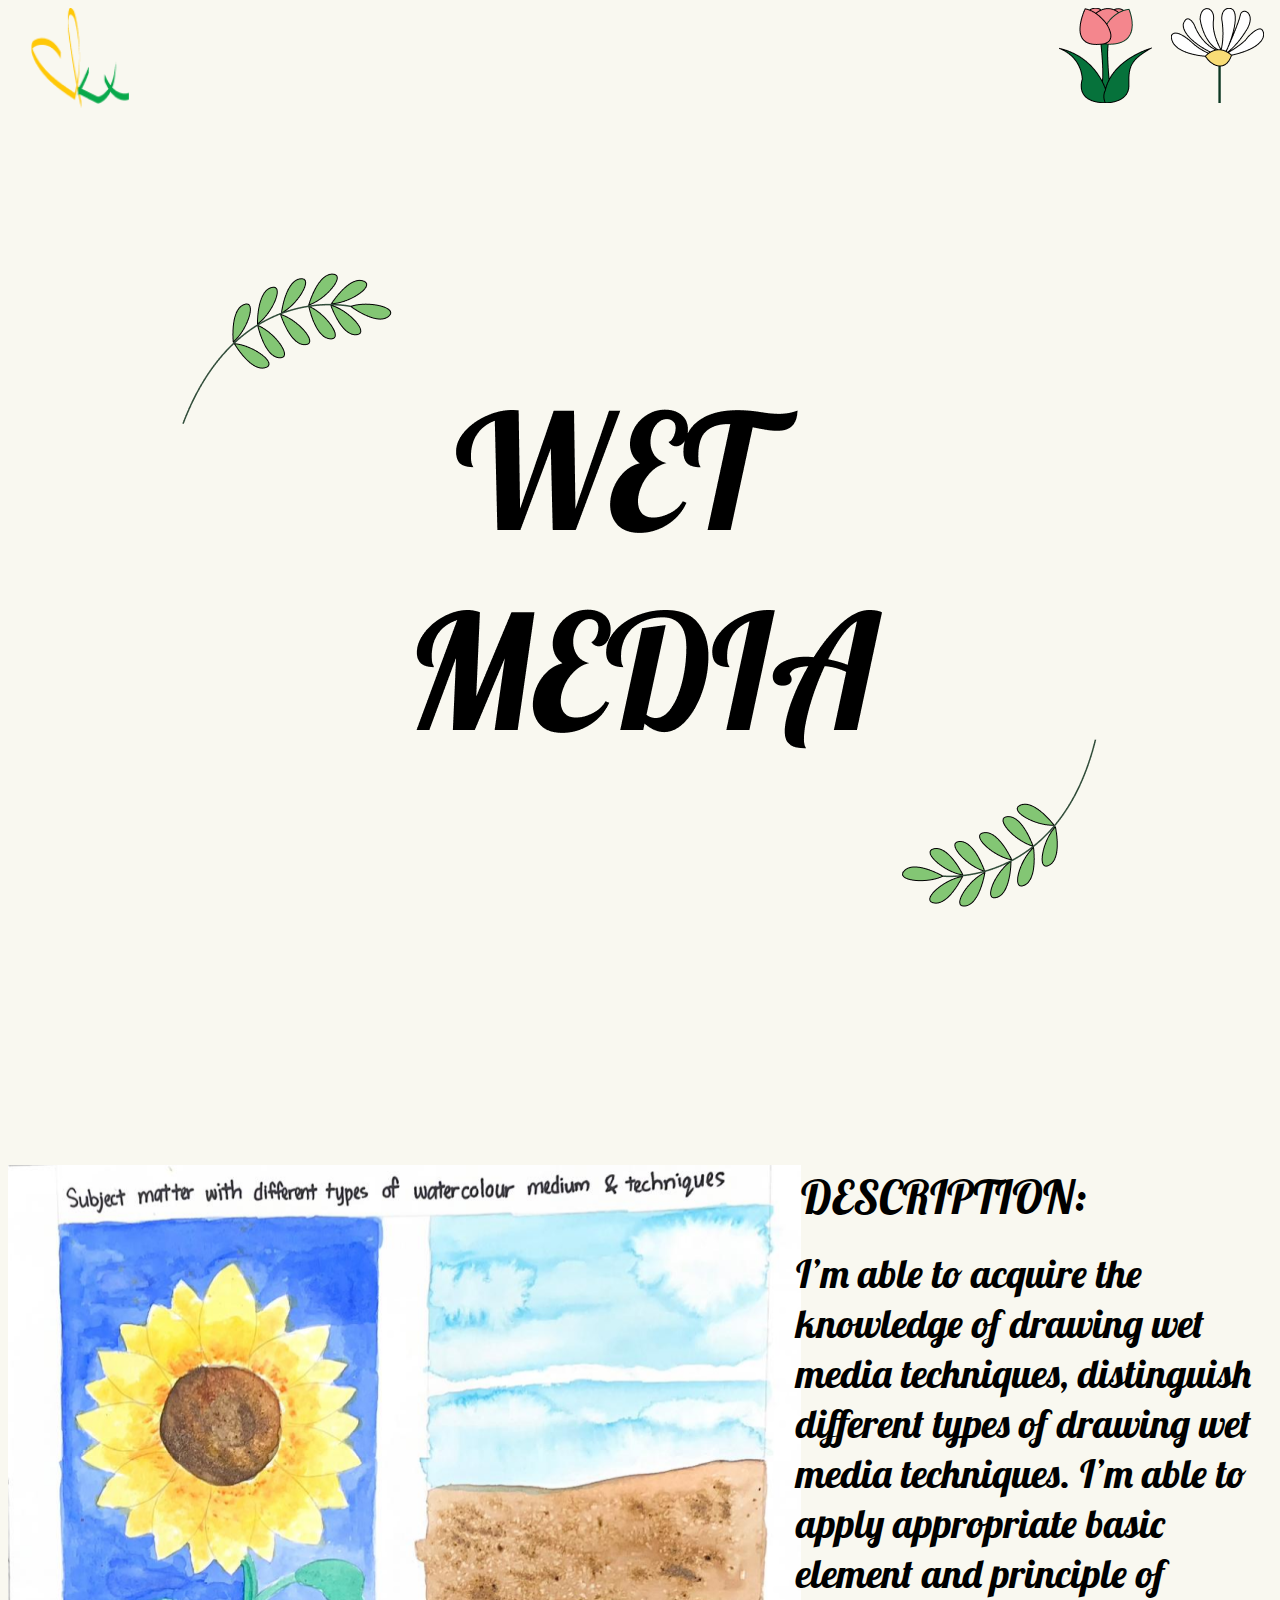
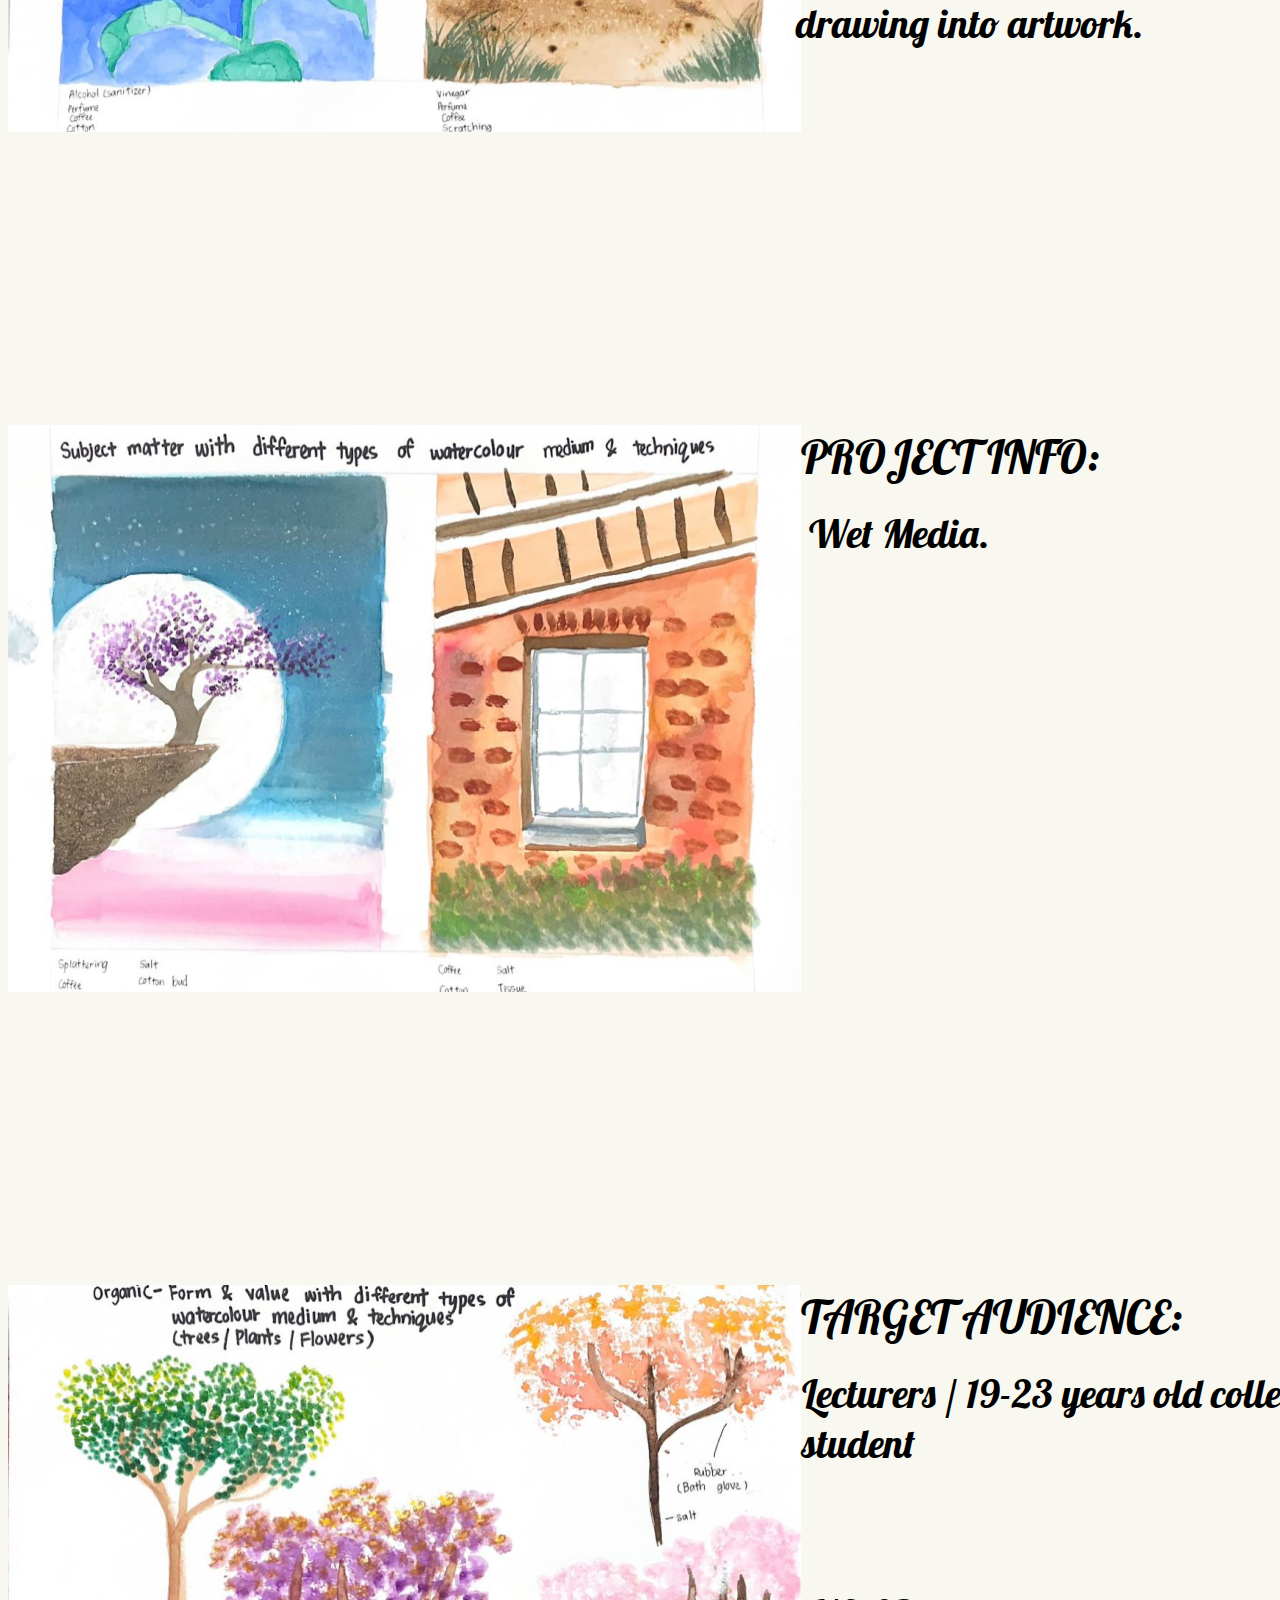
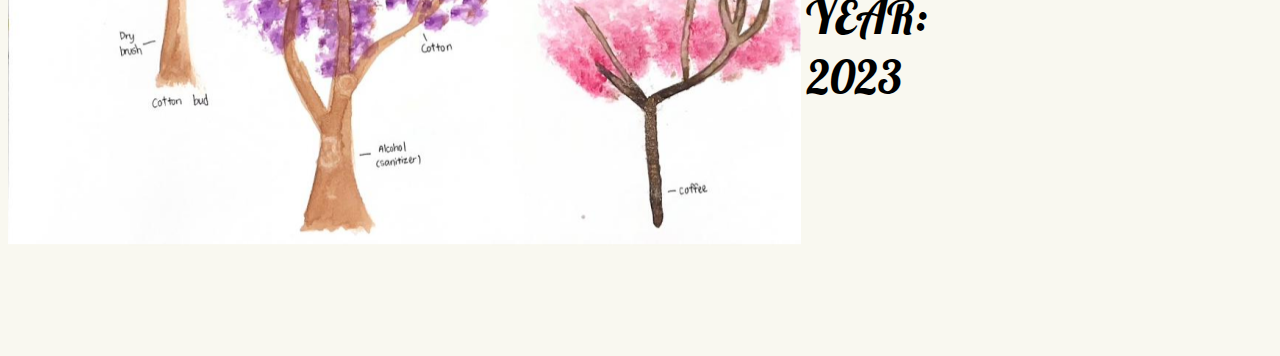
<file: Wet Media.html>
<!DOCTYPE html>
<html>

<head>
    <title>Wet Media</title>
    <link rel="stylesheet" href="styles.css">
    <link rel="preconnect" href="https://fonts.googleapis.com">
    <link rel="preconnect" href="https://fonts.gstatic.com" crossorigin>
    <link href="https://fonts.googleapis.com/css2?family=Lobster&display=swap" rel="stylesheet">
</head>

<body>
    <!-- CONTENT 1 START -->
    <div class="box01" id="">
        <a href="Index.html"><img src="Assets/home button.png" alt="home" class="i5"></a>
        <!-- CONTENT 1.1 START -->
        <div class="box16" id="">
            <a href="About.html"><img src="Assets/about button.png" alt="about" class="i2"></a>
        </div>
        <!-- CONTENT 1.1 END -->
        <!-- CONTENT 1.2 START -->
        <div class="box03" id="">
            <a href="Artwork.html"><img src="Assets/artwork button.png" alt="artwork" class="i2"></a>
        </div>
        <!-- CONTENT 1.2 END -->
        <!-- CONTENT 1.3 START -->
        <div class="box03" id="">
            <a href="Contact.html"><img src="Assets/contact button.png" alt="contact" class="i2"></a>
        </div>
        <!-- CONTENT 1.3 END -->

    </div>
    <!-- CONTENT 1 END -->


    <!-- CONTENT 2 START -->
    <div class="box22" id="">
        <img src="Assets/wet media leaf.png" alt="wet media title" style="width:auto;height:auto; margin:auto;">
    </div>
    <!-- CONTENT 2 END -->

    <!-- CONTENT 3 START -->
    <div class="box22" id="">
        <!-- CONTENT 3.1 START -->
        <div class="box24" id="">
            <img src="Assets/wet media drawing.png" alt="wet media drawing" class="i6">
        </div>
        <!-- CONTENT 3.1 END -->
        <!-- CONTENT 3.2 START -->
        <div class="box25" id="">
            <p class="f7">DESCRIPTION:</p>
            <p class="f8">I’m able to acquire the
                knowledge of drawing wet media techniques, distinguish different types of drawing wet media techniques.
                I’m able to apply appropriate basic element and principle of drawing into artwork.</p>
        </div>
        <!-- CONTENT 3.2 END -->
    </div>
    <!-- CONTENT 3 END -->

    <!-- CONTENT 4 START -->
    <div class="box22" id="">
        <!-- CONTENT 4.1 START -->
        <div class="box24" id="">
            <img src="Assets/wet media drawing 2.png" alt="wet media drawing" class="i6">
        </div>
        <!-- CONTENT 4.1 END -->
        <!-- CONTENT 4.2 START -->
        <div class="box25" id="">
            <p class="f7">PROJECT INFO:</p>
            <p class="f8">Wet Media.</p>
        </div>
        <!-- CONTENT 4.2 END -->
    </div>
    <!-- CONTENT 4 END -->

    <!-- CONTENT 5 START -->
    <div class="box22" id="">
        <!-- CONTENT 5.1 START -->
        <div class="box24" id="">
            <img src="Assets/wet media drawing 3.png" alt="wet media drawing" class="i6">
        </div>
        <!-- CONTENT 5.1 END -->
        <!-- CONTENT 5.2 START -->
        <div class="box25" id="">
            <p class="f7">TARGET AUDIENCE:</p>
            <p class="f9">Lecturers / 19-23 years
                old college<br>student</p>
            <p class="f10">YEAR:</p>
            <p class="f11">2023</p>

        </div>
        <!-- CONTENT 5.2 END -->
    </div>
    <!-- CONTENT 5 END -->





</body>

</html>
</file>
<file: styles.css>
body {
    background-color: #F9F8F0;
    font-family: "Lobster", sans-serif;
}

/* COLOR START */
#Y1 {
    color: #F9F8F0;
}

#Y2 {
    color: #F8DC76;
}

#Y3 {
    color: #FFC808;
}

#T1 {
    color: #FBAD44;
}

#T2 {
    color: #FAA51A;
}

#G1 {
    color: #83C674;
}

#G2 {
    color: #08A94B;
}

#G3 {
    color: #06723B;
}

#P1 {
    color: #FFEAEA;
}

#P2 {
    color: #F4868D;
}

#W {
    color: #FFFFFF;
}

#B {
    color: #574821;
}

#R {
    color: #C52B42;
}

/* COLOR END */


/* DIV BOX Color Start */
#BoxCategory_1 {
    background-color: #00f583;
}

#BoxCategory_2 {
    background-color: #4100f5;
}

#BoxCategory_3 {
    background-color: #f5008b;
}

#BoxCategory_4 {
    background-color: #e9f500;
}

#BoxCategory_5 {
    background-color: #8300f5;
}

/* DIV BOX Color End */


/* Adjust Start */
.box01 {
    width: 98%;
    height: 100px;
    margin: auto;
    display: flex;
    align-items: left;
}

.box02 {

    width: 5%;
    height: 100px;
    display: flex;
    align-items: left;
    margin-left: 830px
}

.box03 {

    width: 5%;
    height: 100px;
    display: flex;
    align-items: left;
    margin-left: 50px;
}

.box04 {

    width: 98%;
    height: 600px;
    margin: auto;
    display: flex;
    align-items: left;
    margin-top: 100px;
}

.box05 {

    width: 909px;
    height: 818px;
    margin-top: 100px;
}

.box06 {
    width: 559px;
    height: 818px;
    display: flex;
    align-items: left;
    margin-left: -35px;
}

.box07 {
    width: 200px; 
    height: 210px; 
    margin-left: 830px;
}

.box08 {

    width: 5%;
    height: 100px;
    display: flex;
    align-items: left;
    margin-left: 30px;
}

.box09 {

    width: 98%; 
    height: 3000px; 
    margin: auto;  
    display: flex; 
    align-items: left; 
    margin-top: 100px;
}

.box10 {

    width: 910;
    height: 198px; 
    margin-top: 20px; 
    align-items: left; 
    margin-left: 430px;
}

.box11 {

    width: 676px ;
    height: 901px; 
    margin-top: 260px; 
    align-items: left; 
    margin-left: -350px;
}

.box12 {

    width: 910px ;
    height: 1331px; 
    margin-top: 1350px; 
    align-items: left; 
    margin-left: -900px;
}

.box13 {

    width: 264px; 
    height: 500px; 
    margin-left: -800px; 
    display: flex; 
    align-items: left; 
    margin-top: 740px;
}

.box14 {

    width: 264px; 
    height: 500px; 
    margin-left: 380px; 
    display: flex; 
    align-items: left; 
    margin-top: 740px;
}

.box15 {
    width: 200px; 
    height: 210px; 
    margin-left: 50px;
}

.box16 {

    width: 5%;
    height: 100px;
    display: flex;
    align-items: left;
    margin-left: 930px
}

.box17 {

    width: 100%; 
    height: 600px; 
    margin: auto; 
    display: flex;
    align-items: left; 
    margin-top: 130px;
}

.box18 {

    width: 30%; 
    height: 600px;
    display: flex;
    align-items: left;
}

.box19 {

    width: 443px; 
    height: 447px; 
    margin-top: 150px; 
    display: flex;
    align-items: left;
}

.box20 {

    width: 30%; 
    height: 600px; 
    margin-left: 70px;
    display: flex;
    align-items: left;
}

.box21 {

    width: 443px; 
    height: 447px;  
    display: flex;
    align-items: left;
}

.box22 {

    width: 100%; 
    height: 760px; 
    margin: auto; 
    display: flex;
    align-items: left; 
    margin-top: 100px;
}

.box23 {

    width: 740px; 
    height: 340px; 
    margin: auto; 
    display: flex;
    align-items: left; 
    margin-top: 200px;
}

.box24 {

    width: 820px; 
    height: 760px; 
    margin: auto; 
    display: flex;
    align-items: left;
}

.box25 {

    width: 520px; 
    height: 760px; 
    margin: auto; 
    display: flex;
    align-items: left;
}

.box26 {

    width:1000px; 
    height:1100px; 
    margin:auto; 
    margin-top:130px;
}

.box27 {

    width: 100%; 
    height: 600px; 
    margin: auto; 
    display: flex;
    align-items: left; 
}

.box28 {

    width: 441px; 
    height: 516px;
    display: flex;
    align-items: left;
}

.box29 {

    width: 400px; 
    height: 120px; 
    margin:auto;
    margin-top:360px; 
    display: flex;
    align-items: left;
}
/* Adjust End */


/* Typograhpy Start */
.f1 {
    font-size: 180px; 
    margin: auto; 
    text-align: center;
}

.f2 {
    font-size: 180px; 
    margin-top: auto; 
    margin-left: -650px; 
    text-align: center; 
    color: #FAA51A;
}

.f3 {
    font-size: 180px; 
    margin-top: -430px; 
    margin-left: 300px; 
    color: #08A94B;
}

.f4 {
    font-size: 160px; 
    margin: auto; 
    margin-left: 200px;  
    text-align: center;
}

.f5 {
    font-size: 80px; 
    margin: auto; 
    text-align: justify;
}

.f6 {
    font-size: 160px; 
    margin: auto; 
    margin-top: -50px; 
    text-align: center;
}

.f7 {
    font-size: 46px;
    margin-top: 100px;
    text-align: left;
}

.f8 {
    font-size: 40px; 
    margin-top:180px; 
    margin-left:-290px;
    text-align: left;
}

.f9 {
    font-size: 40px; 
    margin-top:180px; 
    margin-left:-380px;
    text-align: left;
}

.f10 {
    font-size: 46px;
    margin-top:400px; 
    margin-left:-510px;
    text-align: left;
}

.f11 {
    font-size: 46px;
    margin-top:460px; 
    margin-left:-120px;
    text-align: left;
}
/* Typograhpy End */


/* Image Start */
.i1 {
    width: 203px; 
    height: 210px;
}

.i2 {
    width: auto; 
    height: auto;
}

.i3 {
    width: 676px; 
    height: 901px; 
    margin-left: -100px;
}

.i4 {
    width: 264px; 
    height: 500px; 
    margin-left: -110px;
}

.i5 {
    width: 98px; 
    height: 100px; 
    margin-left: 10px
}

.i6 {
    width: 793px; 
    height: 567px;
    margin: auto;
}

.i7 {
    position: absolute; 
    margin-top: 20px;
}

.i8 {
    width:295px; 
    height: 55px;
    margin-left: -365px;
    margin-top:30px;
}
/* Image End */
</file>
